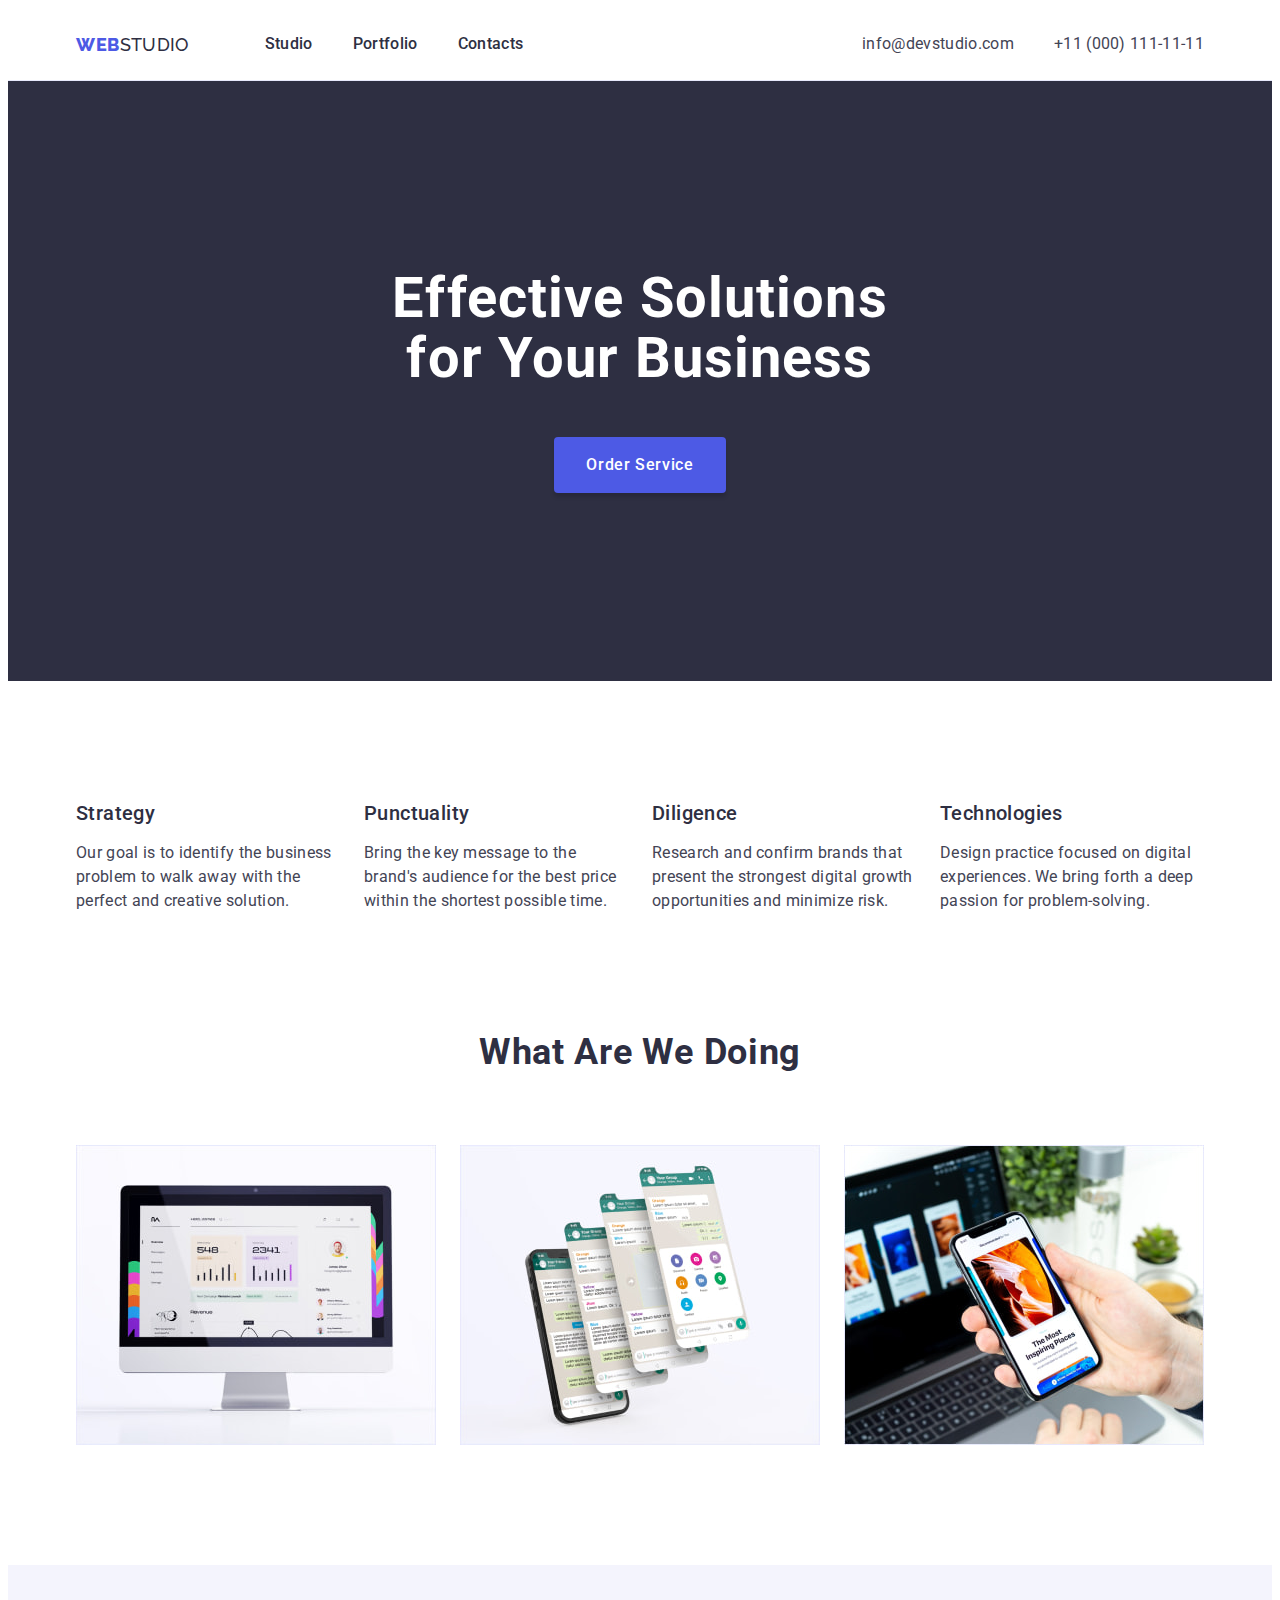
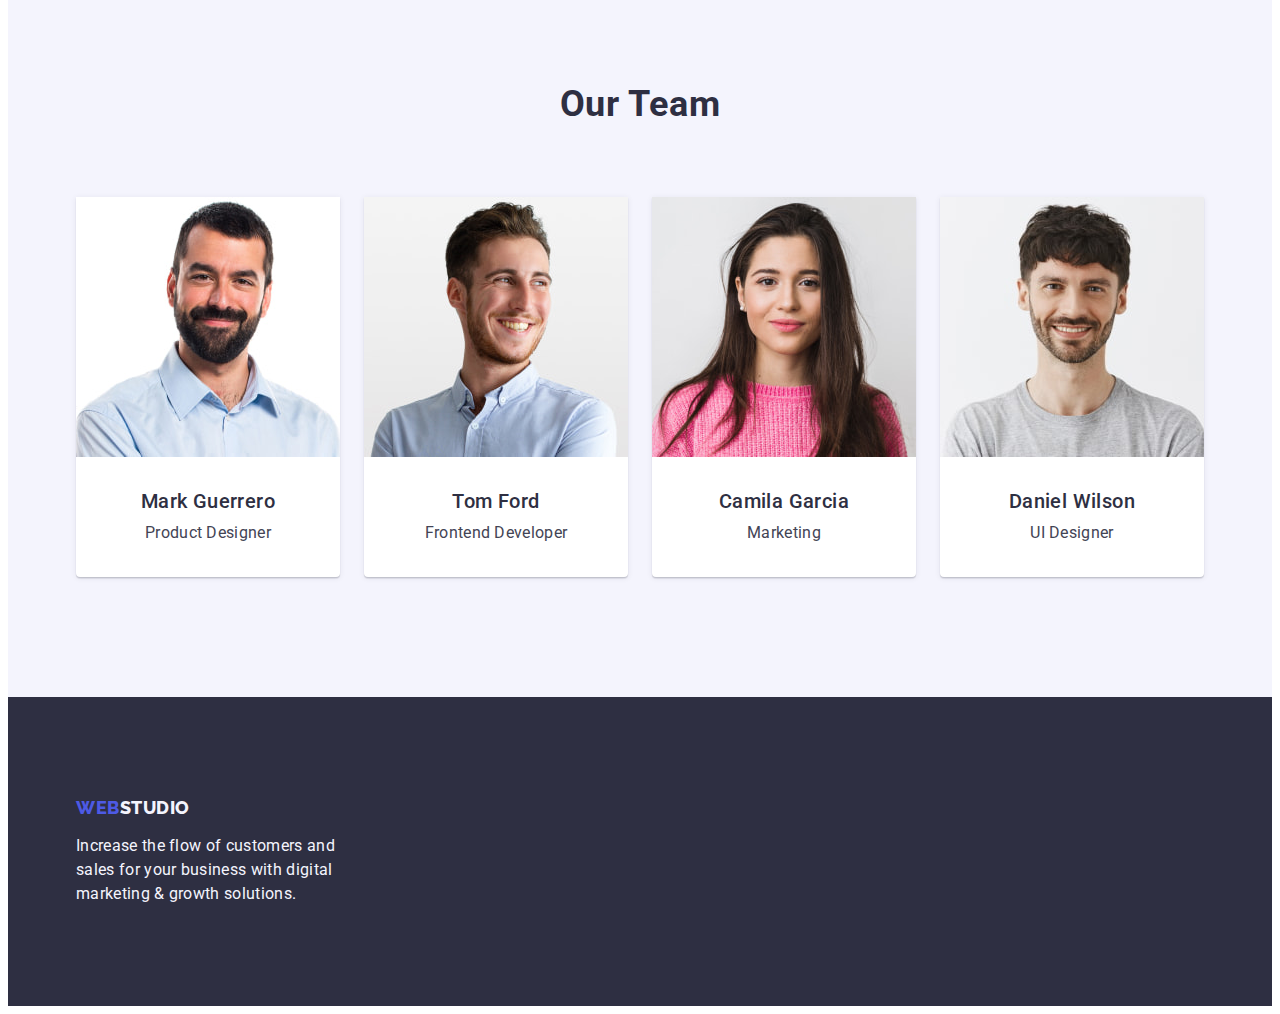
<file: index.html>
<!DOCTYPE html>
<html lang="en">
  <head>
    <meta charset="UTF-8" />
    <meta name="viewport" content="width=device-width, initial-scale=1.0" />
    <link rel="preconnect" href="https://fonts.googleapis.com" />
    <link rel="preconnect" href="https://fonts.gstatic.com" crossorigin />
    <link
      href="https://fonts.googleapis.com/css2?family=Raleway:wght@800&family=Roboto:wght@400;500;700;900&display=swap"
      rel="stylesheet"
    />
    <link
      rel="stylesheet"
      href="https://cdnjs.cloudflare.com/ajax/libs/modern-normalize/2.0.0/modern-normalize.min.css"
      integrity="sha512-4xo8blKMVCiXpTaLzQSLSw3KFOVPWhm/TRtuPVc4WG6kUgjH6J03IBuG7JZPkcWMxJ5huwaBpOpnwYElP/m6wg=="
      crossorigin="anonymous"
      referrerpolicy="no-referrer"
    />
    <link href="./css/styles.css" rel="stylesheet" />

    <title>Document</title>
  </head>

  <body>
    <header class="header">
      <div class="container">
        <nav class="nav-header-container">
          <a class="link darklogo" href="./index.html"
            >Web<span class="span-header">Studio</span></a
          >
          <ul class="list header-list-container">
            <li>
              <a class="link menu-list-item" href="./index.html">Studio</a>
            </li>
            <li>
              <a class="link menu-list-item" href="./portfolio.html"
                >Portfolio</a
              >
            </li>
            <li>
              <a class="link menu-list-item" href="">Contacts</a>
            </li>
          </ul>
        </nav>
        <address class="contacts">
          <ul class="list contacts-list-container">
            <li>
              <a class="link menu-list-item" href="mailto:info@devstudio.com"
                >info@devstudio.com</a
              >
            </li>
            <li>
              <a class="link menu-list-item" href="tel:+110001111111"
                >+11 (000) 111-11-11</a
              >
            </li>
          </ul>
        </address>
      </div>
    </header>

    <main>
      <section class="section-first">
        <div class="container">
          <h1 class="h-main">Effective Solutions for Your Business</h1>
          <button type="button" class="btn-main">Order Service</button>
        </div>
      </section>
      <section id="block2" class="section-second">
        <div class="container">
          <h2 class="section-second-h-second visually-hidden">
            Our advantages
          </h2>
          <ul class="list section-second-list-container">
            <li class="section-second-list-images">
              <h3 class="section-second-h-third">Strategy</h3>
              <p class="section-second-p">
                Our goal is to identify the business problem to walk away with
                the perfect and creative solution.
              </p>
            </li>
            <li class="section-second-list-images">
              <h3 class="section-second-h-third">Punctuality</h3>
              <p class="section-second-p">
                Bring the key message to the brand's audience for the best price
                within the shortest possible time.
              </p>
            </li>
            <li class="section-second-list-images">
              <h3 class="section-second-h-third">Diligence</h3>
              <p class="section-second-p">
                Research and confirm brands that present the strongest digital
                growth opportunities and minimize risk.
              </p>
            </li>
            <li class="section-second-list-images">
              <h3 class="section-second-h-third">Technologies</h3>
              <p class="section-second-p">
                Design practice focused on digital experiences. We bring forth a
                deep passion for problem-solving.
              </p>
            </li>
          </ul>
        </div>
      </section>
      <section id="What-we-are-doing" class="section-third">
        <div class="container">
          <h2 class="section-third-h-second">What are we doing</h2>
          <ul class="list section-third-list-images">
            <li class="section-third-list-cards">
              <img
                src="./images/what1.jpg"
                alt="computer"
                width="360"
                height="300"
              />
            </li>
            <li class="section-third-list-cards">
              <img
                src="./images/what2.jpg"
                alt="phone"
                width="360"
                height="300"
              />
            </li>
            <li class="section-third-list-cards">
              <img
                src="./images/what3.jpg"
                alt="computerphone"
                width="360"
                height="300"
              />
            </li>
          </ul>
        </div>
      </section>
      <section id="our-Team" class="section-fourth">
        <div class="container">
          <h2 class="section-fourth-h-second">Our Team</h2>
          <ul class="list section-fourth-images">
            <li class="section-fourth-list-li">
              <img src="./images/team1.jpg" alt="Mark Guerrero" width="264" />
              <div class="card-content">
                <h3 class="section-fourth-h-third">Mark Guerrero</h3>
                <p class="section-fourth-p">Product Designer</p>
              </div>
            </li>
            <li class="section-fourth-list-li">
              <img src="./images/team2.jpg" alt="Tom Ford" width="264" />
              <div class="card-content">
                <h3 class="section-fourth-h-third">Tom Ford</h3>

                <p class="section-fourth-p">Frontend Developer</p>
              </div>
            </li>
            <li class="section-fourth-list-li">
              <img src="./images/team3.jpg" alt="Camila Garcia" width="264" />
              <div class="card-content">
                <h3 class="section-fourth-h-third">Camila Garcia</h3>
                <p class="section-fourth-p">Marketing</p>
              </div>
            </li>
            <li class="section-fourth-list-li">
              <img src="./images/team4.jpg" alt="Daniel Wilson" width="264" />
              <div class="card-content">
                <h3 class="section-fourth-h-third">Daniel Wilson</h3>
                <p class="section-fourth-p">UI Designer</p>
              </div>
            </li>
          </ul>
        </div>
      </section>
    </main>

    <footer class="footer">
      <div class="container">
        <a href="./index.html" class="footer-logo link"
          >Web<span class="footer-span">Studio</span></a
        >
        <p class="footer-text">
          Increase the flow of customers and sales for your business with
          digital marketing & growth solutions.
        </p>
      </div>
    </footer>
  </body>
</html>
</file>
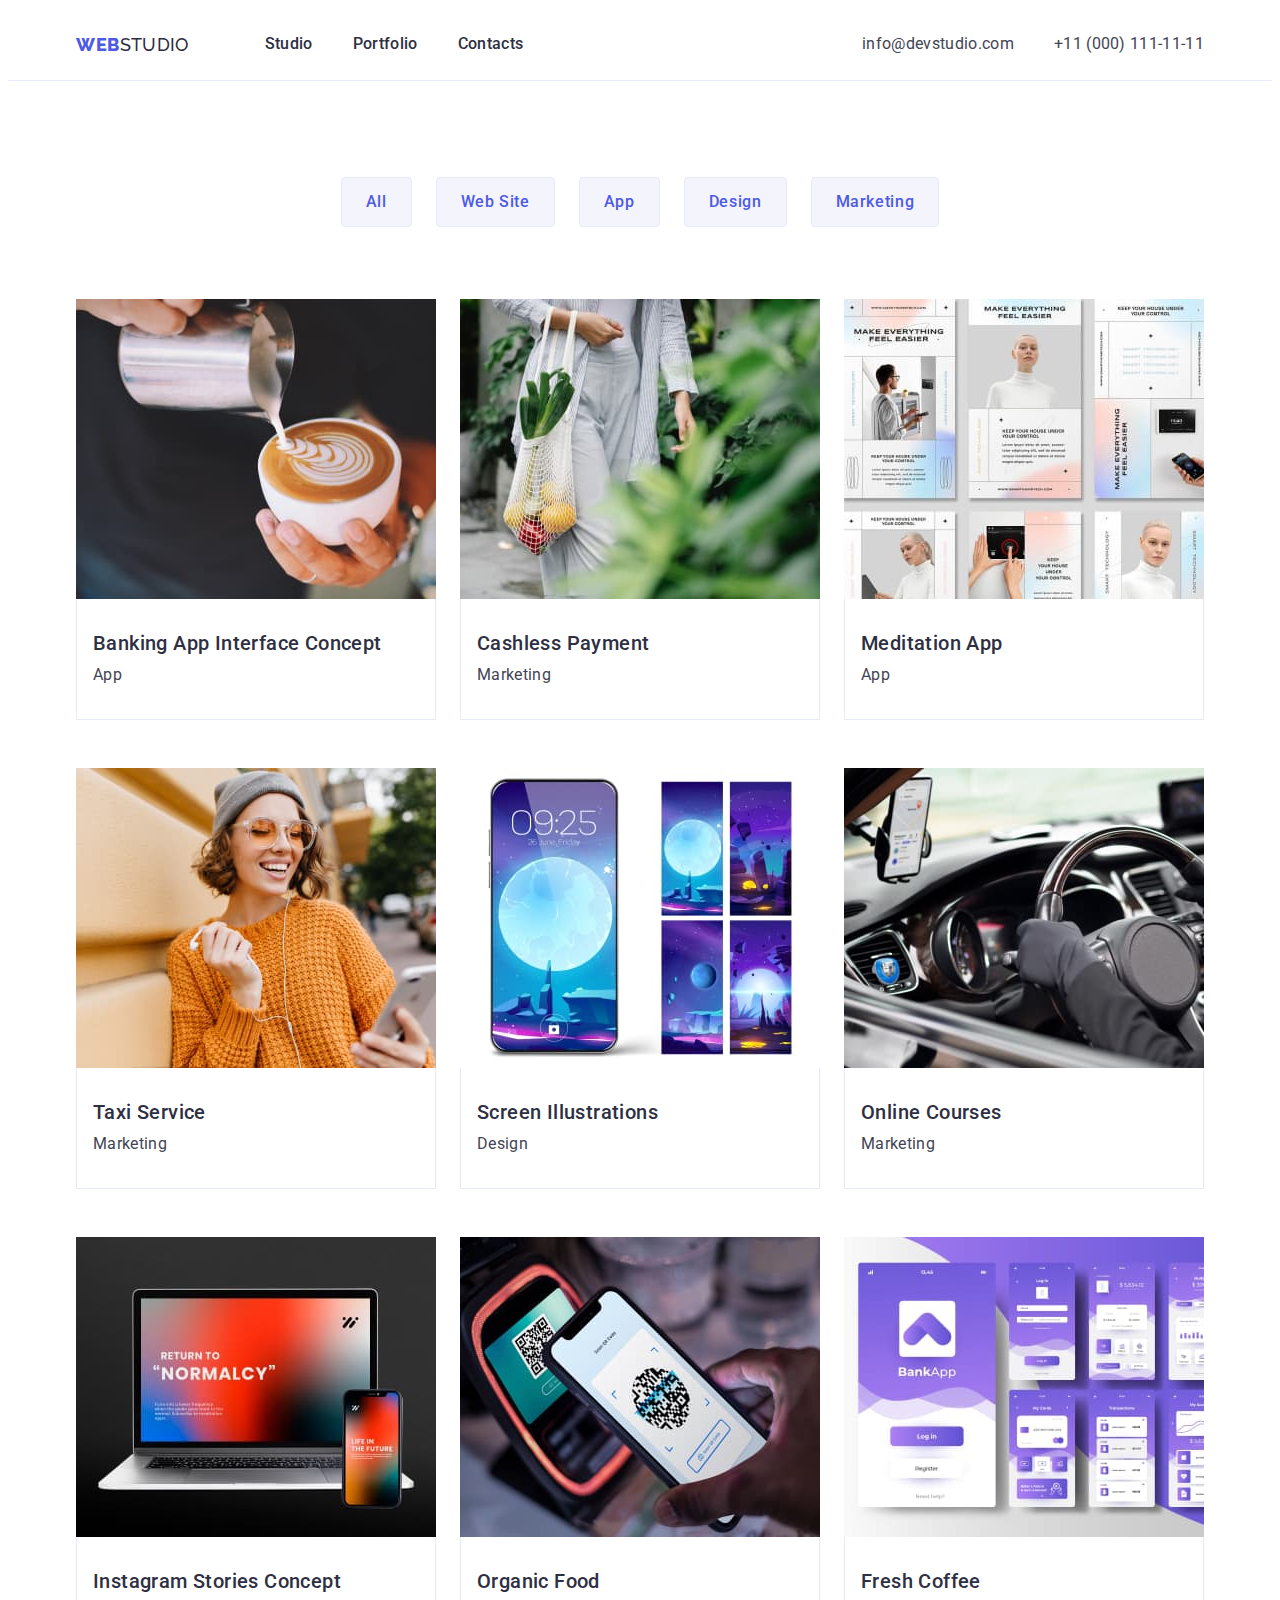
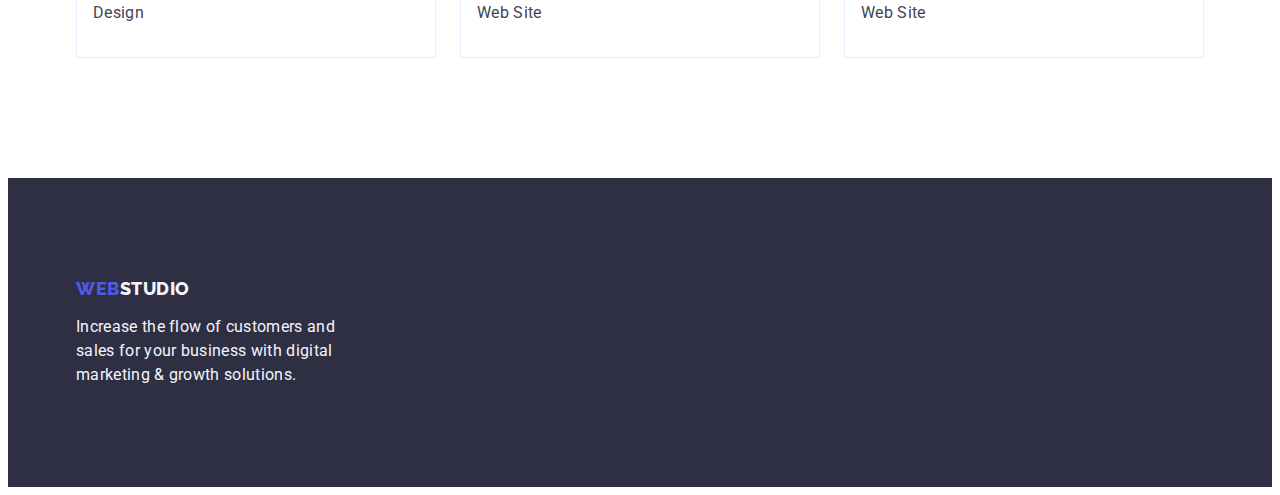
<file: portfolio.html>
<!DOCTYPE html>
<html lang="en">
  <head>
    <meta charset="UTF-8" />
    <meta name="viewport" content="width=device-width, initial-scale=1.0" />
    <link rel="preconnect" href="https://fonts.googleapis.com" />
    <link rel="preconnect" href="https://fonts.gstatic.com" crossorigin />
    <link
      href="https://fonts.googleapis.com/css2?family=Raleway:wght@800&family=Roboto:wght@400;500;700;900&display=swap"
      rel="stylesheet"
    />
    <link
      rel="stylesheet"
      href="https://cdnjs.cloudflare.com/ajax/libs/modern-normalize/2.0.0/modern-normalize.min.css"
      integrity="sha512-4xo8blKMVCiXpTaLzQSLSw3KFOVPWhm/TRtuPVc4WG6kUgjH6J03IBuG7JZPkcWMxJ5huwaBpOpnwYElP/m6wg=="
      crossorigin="anonymous"
      referrerpolicy="no-referrer"
    />
    <link href="./css/styles.css" rel="stylesheet" />
    <title>Document</title>
  </head>
  <body>
    <header class="header">
      <div class="container">
        <nav class="nav-header-container">
          <a class="link darklogo" href="./index.html"
            >Web<span class="span-header">Studio</span></a
          >
          <ul class="list header-list-container">
            <li>
              <a class="link menu-list-item" href="./index.html">Studio</a>
            </li>
            <li>
              <a class="link menu-list-item" href="./portfolio.html"
                >Portfolio</a
              >
            </li>
            <li>
              <a class="link menu-list-item" href="">Contacts</a>
            </li>
          </ul>
        </nav>
        <address class="contacts">
          <ul class="list contacts-list-container">
            <li>
              <a class="link menu-list-item" href="mailto:info@devstudio.com"
                >info@devstudio.com</a
              >
            </li>
            <li>
              <a class="link menu-list-item" href="tel:+110001111111"
                >+11 (000) 111-11-11</a
              >
            </li>
          </ul>
        </address>
      </div>
    </header>
    <main>
      <section id="main" class="portfolio-section-first">
        <div class="container">
          <h1 class="visually-hidden">buttons</h1>
          <ul class="list buttons-section-first">
            <li><button type="button" class="button other">All</button></li>
            <li>
              <button type="button" class="button other">Web Site</button>
            </li>
            <li><button type="button" class="button other">App</button></li>
            <li><button type="button" class="button other">Design</button></li>
            <li>
              <button type="button" class="button other">Marketing</button>
            </li>
          </ul>
          <ul class="list portfolio-table-section-first">
            <li class="portfolio-list-table">
              <a class="link">
                <img
                  src="./images/portfolio-1.jpg"
                  alt="banking app interface concept"
                  width="360"
                  height="300"
                />
                <div class="portfolio-content">
                  <h2 class="portfolio-second">
                    Banking App Interface Concept
                  </h2>
                  <p class="portfolio-p">App</p>
                </div>
              </a>
            </li>
            <li class="portfolio-list-table">
              <a class="link">
                <img
                  src="./images/portfolio-2.jpg"
                  alt="cashless payment"
                  width="360"
                  height="300"
                />
                <div class="portfolio-content">
                  <h2 class="portfolio-second">Cashless Payment</h2>
                  <p class="portfolio-p">Marketing</p>
                </div>
              </a>
            </li>
            <li class="portfolio-list-table">
              <a class="link">
                <img
                  src="./images/portfolio-3.jpg"
                  alt="meditation app"
                  width="360"
                  height="300"
                />
                <div class="portfolio-content">
                  <h2 class="portfolio-second">Meditation App</h2>
                  <p class="portfolio-p">App</p>
                </div>
              </a>
            </li>
            <li class="portfolio-list-table">
              <a class="link">
                <img
                  src="./images/portfolio-4.jpg"
                  alt="taxi service"
                  width="360"
                  height="300"
                />
                <div class="portfolio-content">
                  <h2 class="portfolio-second">Taxi Service</h2>
                  <p class="portfolio-p">Marketing</p>
                </div>
              </a>
            </li>
            <li class="portfolio-list-table">
              <a class="link">
                <img
                  src="./images/portfolio-5.jpg"
                  alt="screen illustation"
                  width="360"
                  height="300"
                />
                <div class="portfolio-content">
                  <h2 class="portfolio-second">Screen Illustrations</h2>
                  <p class="portfolio-p">Design</p>
                </div>
              </a>
            </li>
            <li class="portfolio-list-table">
              <a class="link">
                <img
                  src="./images/portfolio-6.jpg"
                  alt="online courses"
                  width="360"
                  height="300"
                />
                <div class="portfolio-content">
                  <h2 class="portfolio-second">Online Courses</h2>
                  <p class="portfolio-p">Marketing</p>
                </div>
              </a>
            </li>
            <li class="portfolio-list-table">
              <a class="link">
                <img
                  src="./images/portfolio-7.jpg"
                  alt="instagram stories concept"
                  width="360"
                  height="300"
                />
                <div class="portfolio-content">
                  <h2 class="portfolio-second">Instagram Stories Concept</h2>
                  <p class="portfolio-p">Design</p>
                </div>
              </a>
            </li>
            <li class="portfolio-list-table">
              <a class="link">
                <img
                  src="./images/portfolio-8.jpg"
                  alt="organic food"
                  width="360"
                  height="300"
                />
                <div class="portfolio-content">
                  <h2 class="portfolio-second">Organic Food</h2>
                  <p class="portfolio-p">Web Site</p>
                </div>
              </a>
            </li>
            <li class="portfolio-list-table">
              <a class="link">
                <img
                  src="./images/portfolio-9.jpg"
                  alt="fresh coffee"
                  width="360"
                  height="300"
                />
                <div class="portfolio-content">
                  <h2 class="portfolio-second">Fresh Coffee</h2>
                  <p class="portfolio-p">Web Site</p>
                </div>
              </a>
            </li>
          </ul>
        </div>
      </section>
    </main>
    <footer class="footer">
      <div class="container">
        <a class="footer-logo link" href="./index.html"
          >Web<span class="footer-span">Studio</span></a
        >
        <p class="footer-text">
          Increase the flow of customers and sales for your business with
          digital marketing & growth solutions.
        </p>
      </div>
    </footer>
  </body>
</html>
</file>
<file: css/styles.css>
:root {
  --font-family: "Roboto", sans-serif;
  --font-family-raleway: "Raleway", sans-serif;
  --color: #434455;
  --background-color: #ffffff;
  --primary-brand-color: #4d5ae5;
  --pressed-state-color: #404bbf;
  --dark-color: #2e2f42;
  --success-color: #31d0aa;
  --text-color: #434455;
  --subtle-text-color: #8e8f99;
  --light-text-color: #f4f4fd;
  --accent-color: #e7e9fc;
}
* {
  box-sizing: border-box;
}

h1,
h2,
h3,
h4,
h5,
h6,
p {
  margin: 0;
}
ul,
ol {
  padding-left: 0;
  margin: 0;
}
img {
  display: block;
}
button {
  border: none;
}

body {
  font-family: var(--font-family);
  color: var(--color);
  background-color: var(--background-color);
}

.darklogo {
  font-family: var(--font-family-raleway);
  font-weight: 800;
  font-size: 18px;
  line-height: 1.17;
  letter-spacing: 0.03em;
  text-transform: uppercase;
  color: var(--primary-brand-color);
  margin-right: 76px;
}

.darklogo span {
  color: #2e2f42;
  list-style: none;
  font-weight: 500;
  font-size: 18px;
  line-height: 1.5;
  letter-spacing: 0.02em;
}
.link {
  text-decoration: none;
}

.menu-list-item {
  display: flex;
  font-size: 16px;
  font-style: normal;
  font-weight: 500;
  line-height: 1.5;
  letter-spacing: 0.02em;
  color: var(--dark-color);
  padding-bottom: 24px;
  padding-top: 24px;
}

.list {
  list-style: none;
}

.contacts .menu-list-item {
  font-weight: 400;
  color: var(--text-color);
}

.contacts {
  font-style: normal;
}
.menu-list-item:hover,
.menu-list-item:focus {
  color: var(--pressed-state-color);
}

.section-first {
  background-color: var(--dark-color);
  padding: 188px 0;
}

.h-main {
  font-size: 56px;
  line-height: 1.07;
  text-align: center;
  letter-spacing: 0.02em;
  color: #ffffff;
  max-width: 496px;
  margin-right: auto;
  margin-left: auto;
  margin-bottom: 48px;
}

.btn-main {
  display: block;
  min-width: 169px;
  background-color: #4d5ae5;
  font-family: "Roboto", sans-serif;
  font-weight: 500;
  font-size: 16px;
  line-height: 1.5;
  letter-spacing: 0.04em;
  color: #ffffff;
  cursor: pointer;
  border-radius: 4px;
  background: var(--iris, #4d5ae5);
  box-shadow: 0px 4px 4px 0px rgba(0, 0, 0, 0.15);
  padding: 16px 32px;
  margin-right: auto;
  margin-left: auto;
}

.btn-main:hover {
  background-color: #404bbf;
  cursor: pointer;
}

.btn-main:focus {
  background-color: #404bbf;
  cursor: pointer;
}

.section-second-h-second {
  font-weight: 500;
  font-size: 20px;
  line-height: 1.2;
  letter-spacing: 0.02em;
  color: var(--dark-color);
}

.list p {
  line-height: 1.5;
  letter-spacing: 0.02em;
}

.section-third-h-second {
  font-size: 36px;
  line-height: 1.11;
  text-align: center;
  letter-spacing: 0.02em;
  text-transform: capitalize;
  color: var(--dark-color);
}

.section-third {
  padding-bottom: 120px;
}

.section-fourth {
  background-color: #f4f4fd;
  padding: 120px 0;
}
.section-fourth-h-second {
  margin-bottom: 72px;
  font-size: 36px;
  line-height: 1.11;
  text-align: center;
  letter-spacing: 0.02em;
  text-transform: capitalize;
  color: var(--dark-color);
}

.section4 .list {
  background-color: #ffffff;
}
.section-fourth-h-third {
  font-family: Roboto;
  font-size: 20px;
  font-style: normal;
  font-weight: 500;
  line-height: 1.2;
  letter-spacing: 0.02em;
  color: var(--dark-color);
}

.section-fourth p {
  font-size: 16px;
  line-height: 1.5;
  letter-spacing: 0.02em;
}
.footer {
  background-color: #2e2f42;
  padding: 100px 0;
}

.footer-text {
  line-height: 1.5;
  color: var(--light-text-color);
  letter-spacing: 0.02em;
}

.footer-logo {
  font-family: "Raleway", sans-serif;
  font-weight: 800;
  font-size: 18px;
  line-height: 1.17;
  letter-spacing: 0.03em;
  text-transform: uppercase;
  color: var(--primary-brand-color);
}

.footer-span {
  color: var(--light-text-color);
}

.button {
  border: 1px solid #e7e9fc;
  text-align: center;
  font-family: Roboto, sans-serif;
  font-size: 16px;
  font-style: normal;
  font-weight: 500;
  line-height: 1.5;
  letter-spacing: 0.04em;
  cursor: pointer;
  color: var(--primary-brand-color);
  padding: 12px 24px;
  border-radius: 4px;
  background-color: #f4f4fd;
}
.other:hover {
  background-color: var(--pressed-state-color);
  color: #ffffff;
  cursor: pointer;
  border: 1px solid transparent;
}

.other:focus {
  background-color: var(--pressed-state-color);
  color: #ffffff;
  cursor: pointer;
  border: 1px solid transparent;
}

.buttons-section-first {
  margin-bottom: 72px;
}

.portfolio-second {
  font-weight: 500;
  font-size: 20px;
  line-height: 1.2;
  letter-spacing: 0.02em;
  color: var(--dark-color);
}

.portfolio-p {
  font-size: 16px;
  line-height: 1.5;
  letter-spacing: 0.02em;
  color: var(--color);
}

.section-second {
  padding: 120px 0;
}

.section-second-h-third {
  margin-bottom: 8px;
  font-weight: 500;
  font-size: 20px;
  line-height: 1.2;
  letter-spacing: 0.02em;
  color: var(--dark-color);
}

.section-fourth-list-li {
  background-color: #ffffff;
}

.porfolio-list-li {
  font-weight: 500;
  line-height: 1.5;
  letter-spacing: 0.02em;
  color: var(--dark-color);
}

.porfolio-list-li:hover {
  color: #404bbf;
}

.porfolio-list-li:focus {
  color: #404bbf;
}

.container {
  width: 1158px;
  padding-left: 15px;
  padding-right: 15px;
  margin: 0 auto;
}

header .container {
  display: flex;
  justify-content: space-between;
  align-items: center;
}

.header {
  border-bottom: 1px solid #e7e9fc;
}

.header-list-container,
.nav-header-container,
.contacts-list-container {
  display: flex;
  flex-direction: row;
  align-items: center;
}

.header-list-container {
  gap: 40px;
}

.contacts-list-container {
  gap: 40px;
}

.section-second-list-container {
  display: flex;
  gap: 24px;
}
.section-second-list-container li {
  flex-basis: calc(100% / 4);
  flex-direction: column;
  align-items: flex-start;
  gap: 8px;
  display: flex;
}
.section-third-h-second {
  margin-bottom: 72px;
}

.section-third-list-images {
  display: flex;
  gap: 24px;
}

.section-third-list-images li {
  display: inline-flex;
  flex-direction: column;
  align-items: flex-start;
}

.section-fourth-images {
  display: flex;
  gap: 24px;
}

.section-fourth-list-li {
  display: inline-flex;
  padding-bottom: 0px;
  flex-direction: column;
  justify-content: center;
  align-items: center;
  border-radius: 0px 0px 4px 4px;
  background: var(--white, #fff);
  box-shadow: 0px 2px 1px 0px rgba(46, 47, 66, 0.08),
    0px 1px 1px 0px rgba(46, 47, 66, 0.16),
    0px 1px 6px 0px rgba(46, 47, 66, 0.08);
}

.footer .container {
}

.footer-text {
  width: 264px;
}

.h-main {
  max-width: 496px;
}

.card-content {
  padding-top: 32px;
  padding-bottom: 32px;
  text-align: center;
}

.section-fourth-h-third {
  margin-bottom: 8px;
}

.visually-hidden {
  position: absolute;
  width: 1px;
  height: 1px;
  margin: -1px;
  border: 0;
  padding: 0;
  white-space: nowrap;
  clip-path: inset(100%);
  clip: rect(0 0 0 0);
  overflow: hidden;
}

.buttons-section-first {
  display: flex;
  align-items: center;
  justify-content: center;
  gap: 24px;
}

.portfolio-table-section-first {
  display: flex;
  flex-wrap: wrap;
  column-gap: 24px;
  row-gap: 48px;
}

.portfolio-content {
  border: 1px solid #e7e9fc;
  border-top: none;
  padding: 32px 16px;
}

.portfolio-second {
  margin-bottom: 8px;
}

.portfolio-section-first {
  padding: 96px 0 120px 0;
}

.footer-logo {
  display: inline-block;
  margin-bottom: 16px;
}

.portfolio-list-table {
  width: calc((100% - 48px) / 3);
}
</file>
